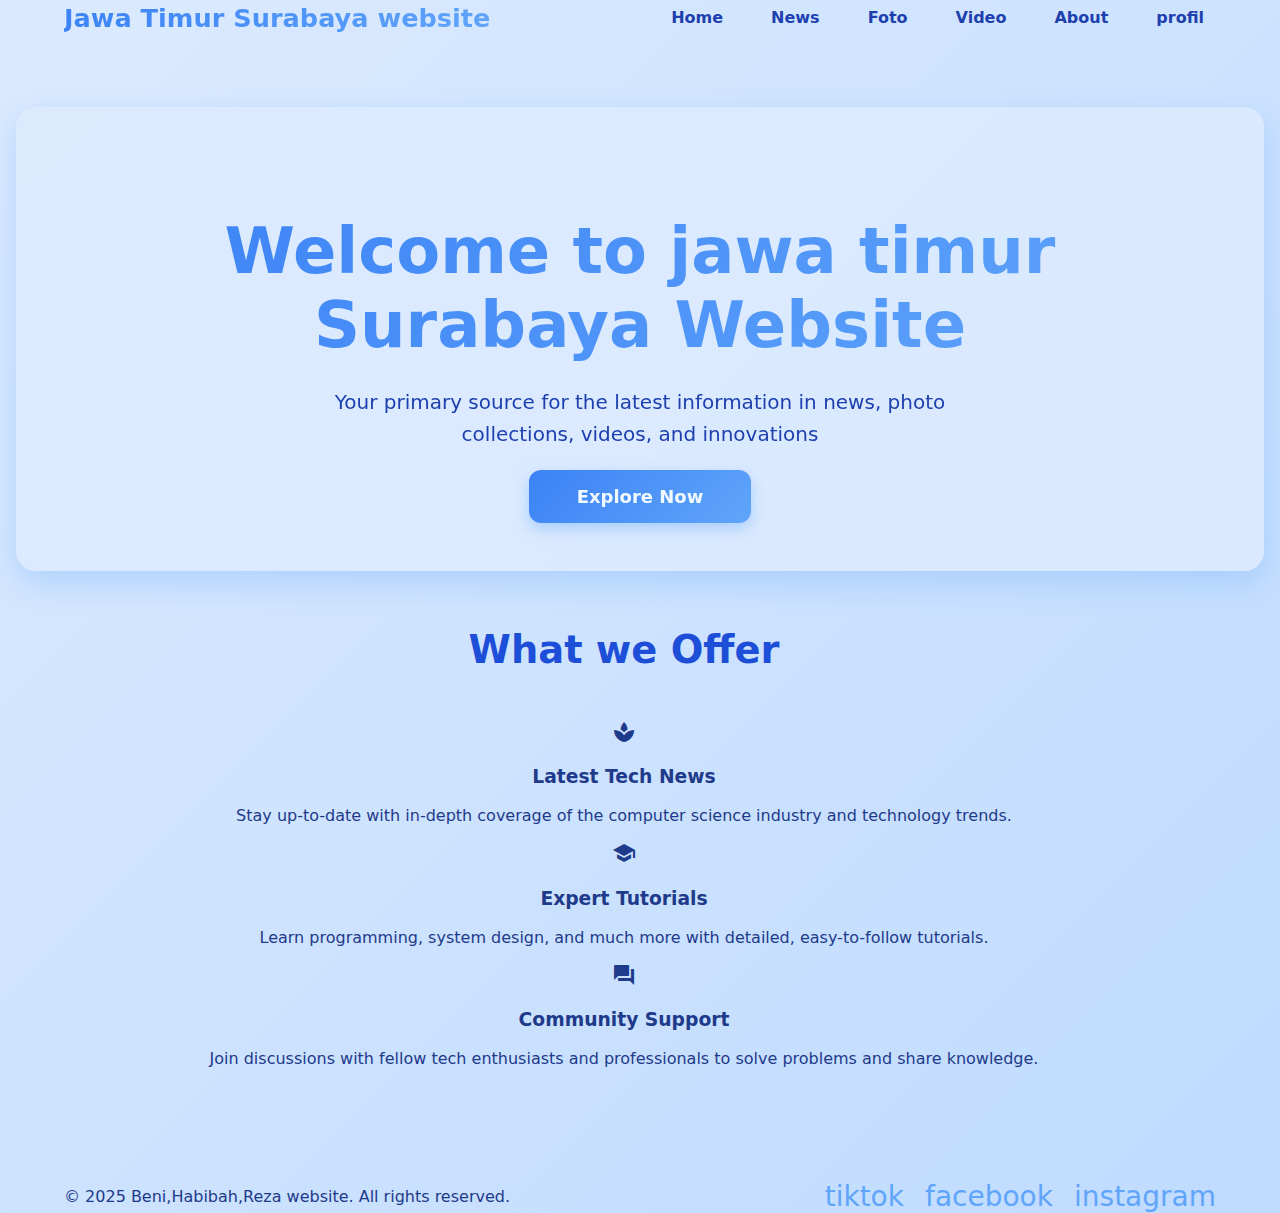
<file: index.html>
<!DOCTYPE html>
<html>
<head>
    <title>Im@Website - Home</title>
    <link href="https://fonts.googleapis.com/icon?family=Material+Icons" rel="stylesheet" />
    <link rel="stylesheet" href="index.css" />
</head>
<body>
    <header class="banner class=header">
        <div class="container header-container">
            <a href="index.html" class="brand" aria-label="Ima homepage">Jawa Timur Surabaya website</a>
            <nav role="navigation" aria-label="Primary navigation" class="nav">
                <a href="index.html" class="nav-link" tabindex="0">Home</a>
                <a href="news.html" class="nav-link" tabindex="0">News</a>
                <a href="foto.html" class="nav-link" tabindex="0">Foto</a>
                <a href="video.html" class="nav-link" tabindex="0">Video</a>
                <a href="about.html" class="nav-link" tabindex="0">About</a>
                <a href="profil.html" class="nav-link" tabindex="0">profil</a>
            </nav>
        </div> 
    </header>

    <main class="main-content">
        <section class="hero">
            <div class="container hero-content">
                <h1>Welcome to jawa timur Surabaya Website</h1>
                <p>Your primary source for the latest information in news, photo collections, videos, and innovations</p>
                <a href="#" class="btn-primary" role="button">Explore Now</a>
            </div>
        </section>

        <section class="features container">
            <h2 class="section-title">What we Offer</h2>
            <div class="features-grid">
                <article class="feature-card" tabindex="0">
                    <span class="material-icons feature-icon" aria-hidden="true">newspaper</span>
                    <h3>Latest Tech News</h3>
                    <p>Stay up-to-date with in-depth coverage of the computer science industry and technology trends.</p>
                </article>

                <article class="feature-card" tabindex="0">
                    <span class="material-icons feature-icon" aria-hidden="true">school</span>
                    <h3>Expert Tutorials</h3>
                    <p>Learn programming, system design, and much more with detailed, easy-to-follow tutorials.</p>
                </article>

                <article class="feature-card" tabindex="0">
                    <span class="material-icons feature-icon" aria-hidden="true">forum</span>
                    <h3>Community Support</h3>
                    <p>Join discussions with fellow tech enthusiasts and professionals to solve problems and share knowledge.</p>
                </article>
            </div>
        </section>
    </main>

    <footer class="footer" role="contentinfo">
        <div class="container footer-content">
            <p>&copy; 2025 Beni,Habibah,Reza website. All rights reserved.</p>
            <nav aria-label="Social media">
                <a href="#" class="social-link" aria-label="Visit Ima Tiktok"><span class="material-icons-outlined">tiktok</span></a>
                <a href="#" class="social-link" aria-label="Visit Ima Facebook"><span class="material-icons-outlined">facebook</span></a>
                <a href="#" class="social-link" aria-label="Visit Ima Instagram"><span class="material-icons-outlined">instagram</span></a>
            </nav>
        </div>
    </footer>

</body>
</html>
</file>
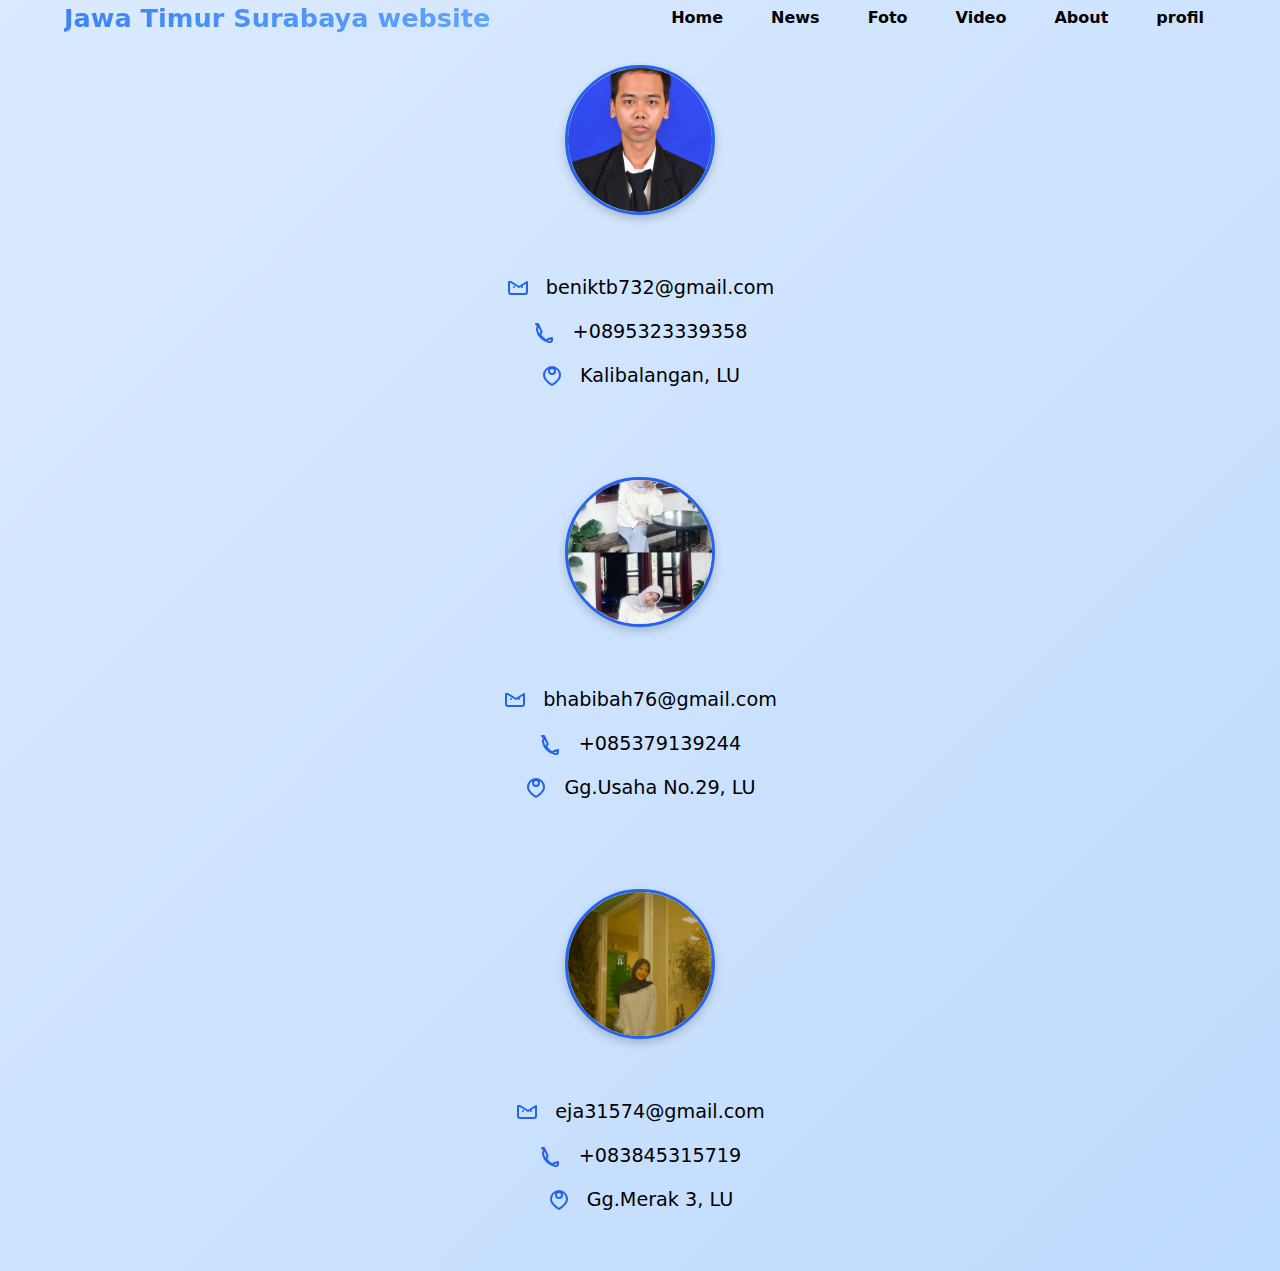
<file: about.html>
<!DOCTYPE html>
<html>
<head>
    <title>Profil Team</title>
    <link rel="stylesheet" type="text/css" href="about.css" />
</head>
<body>
     <header class="banner class=header">
        <div class="container header-container">
            <a href="index.html" class="brand" aria-label="Ima homepage">Jawa Timur Surabaya website</a>
            <nav role="navigation" aria-label="Primary navigation" class="nav">
                <a href="index.html" class="nav-link" tabindex="0">Home</a>
                <a href="news.html" class="nav-link" tabindex="0">News</a>
                <a href="foto.html" class="nav-link" tabindex="0">Foto</a>
                <a href="video.html" class="nav-link" tabindex="0">Video</a>
                <a href="about.html" class="nav-link" tabindex="0">About</a>
                <a href="profil.html" class="nav-link" tabindex="0">profil</a>
            </nav>
        </div> 
    </header>

      <div class="foto-container">
  <img src="beni.png" alt="Foto Profil" class="foto-profil">
</div>

    <section class="contact-info" aria-label="Contact Information">
      <div class="contact-item" title="Email Address">
        <svg xmlns="http://www.w3.org/2000/svg" fill="none" viewBox="0 0 24 24" stroke="currentColor" aria-hidden="true">
        <path stroke-linejoin="round" stroke-linecap="round" stroke-width="2" d="M16 12h.01M8 12h.01M3 7v10a2 2 0 002 2h14a2 2 0 002-2V7l-8 5-8-5z"/></svg>
        <span>beniktb732@gmail.com</span>
      </div>
      <div class="contact-item" title="Phone Number">
        <svg xmlns="http://www.w3.org/2000/svg" fill="none" stroke="currentColor" viewBox="0 0 24 24" aria-hidden="true">
        <path stroke-linejoin="round" stroke-linecap="round" stroke-width="2" d="M3 5h2l3.6 7.59a1 1 0 01-.26 1.11l-1.42 1.42a16.03 16.03 0 006.52 6.52l1.42-1.42a1 1 0 011.11-.26L19 19v2a2 2 0 01-2 2h-1a15 15 0 01-12-12v-1a2 2 0 012-2z"/></svg>
        <span>+0895323339358</span>
      </div>
      <div class="contact-item" title="Location">
        <svg xmlns="http://www.w3.org/2000/svg" fill="none" stroke="currentColor" viewBox="0 0 24 24" aria-hidden="true"><path stroke-linejoin="round" stroke-linecap="round" stroke-width="2" d="M12 11c1.656 0 3-1.344 3-3s-1.344-3-3-3-3 1.344-3 3 1.344 3 3 3zM12 22s8-4.5 8-10A8 8 0 004 12c0 5.5 8 10 8 10z"/></svg>
        <span>Kalibalangan, LU</span>
      </div>
    </section>

    <div class="foto-container">
  <img src="habibah.jpeg" alt="Foto Profil" class="foto-profil">
</div>

    <section class="contact-info" aria-label="Contact Information">
      <div class="contact-item" title="Email Address">
        <svg xmlns="http://www.w3.org/2000/svg" fill="none" viewBox="0 0 24 24" stroke="currentColor" aria-hidden="true">
        <path stroke-linejoin="round" stroke-linecap="round" stroke-width="2" d="M16 12h.01M8 12h.01M3 7v10a2 2 0 002 2h14a2 2 0 002-2V7l-8 5-8-5z"/></svg>
        <span>bhabibah76@gmail.com</span>
      </div>
      <div class="contact-item" title="Phone Number">
        <svg xmlns="http://www.w3.org/2000/svg" fill="none" stroke="currentColor" viewBox="0 0 24 24" aria-hidden="true">
        <path stroke-linejoin="round" stroke-linecap="round" stroke-width="2" d="M3 5h2l3.6 7.59a1 1 0 01-.26 1.11l-1.42 1.42a16.03 16.03 0 006.52 6.52l1.42-1.42a1 1 0 011.11-.26L19 19v2a2 2 0 01-2 2h-1a15 15 0 01-12-12v-1a2 2 0 012-2z"/></svg>
        <span>+085379139244</span>
      </div>
      <div class="contact-item" title="Location">
        <svg xmlns="http://www.w3.org/2000/svg" fill="none" stroke="currentColor" viewBox="0 0 24 24" aria-hidden="true"><path stroke-linejoin="round" stroke-linecap="round" stroke-width="2" d="M12 11c1.656 0 3-1.344 3-3s-1.344-3-3-3-3 1.344-3 3 1.344 3 3 3zM12 22s8-4.5 8-10A8 8 0 004 12c0 5.5 8 10 8 10z"/></svg>
        <span>Gg.Usaha No.29, LU</span>
      </div>
    </section>

<div class="foto-container">
  <img src="reza.jpeg" alt="Foto Profil" class="foto-profil">
</div>

    <section class="contact-info" aria-label="Contact Information">
      <div class="contact-item" title="Email Address">
        <svg xmlns="http://www.w3.org/2000/svg" fill="none" viewBox="0 0 24 24" stroke="currentColor" aria-hidden="true">
        <path stroke-linejoin="round" stroke-linecap="round" stroke-width="2" d="M16 12h.01M8 12h.01M3 7v10a2 2 0 002 2h14a2 2 0 002-2V7l-8 5-8-5z"/></svg>
        <span>eja31574@gmail.com</span>
      </div>
      <div class="contact-item" title="Phone Number">
        <svg xmlns="http://www.w3.org/2000/svg" fill="none" stroke="currentColor" viewBox="0 0 24 24" aria-hidden="true">
        <path stroke-linejoin="round" stroke-linecap="round" stroke-width="2" d="M3 5h2l3.6 7.59a1 1 0 01-.26 1.11l-1.42 1.42a16.03 16.03 0 006.52 6.52l1.42-1.42a1 1 0 011.11-.26L19 19v2a2 2 0 01-2 2h-1a15 15 0 01-12-12v-1a2 2 0 012-2z"/></svg>
        <span>+083845315719</span>
      </div>
      <div class="contact-item" title="Location">
        <svg xmlns="http://www.w3.org/2000/svg" fill="none" stroke="currentColor" viewBox="0 0 24 24" aria-hidden="true"><path stroke-linejoin="round" stroke-linecap="round" stroke-width="2" d="M12 11c1.656 0 3-1.344 3-3s-1.344-3-3-3-3 1.344-3 3 1.344 3 3 3zM12 22s8-4.5 8-10A8 8 0 004 12c0 5.5 8 10 8 10z"/></svg>
        <span>Gg.Merak 3, LU</span>
      </div>
    </section>

</body>
</html>
</file>
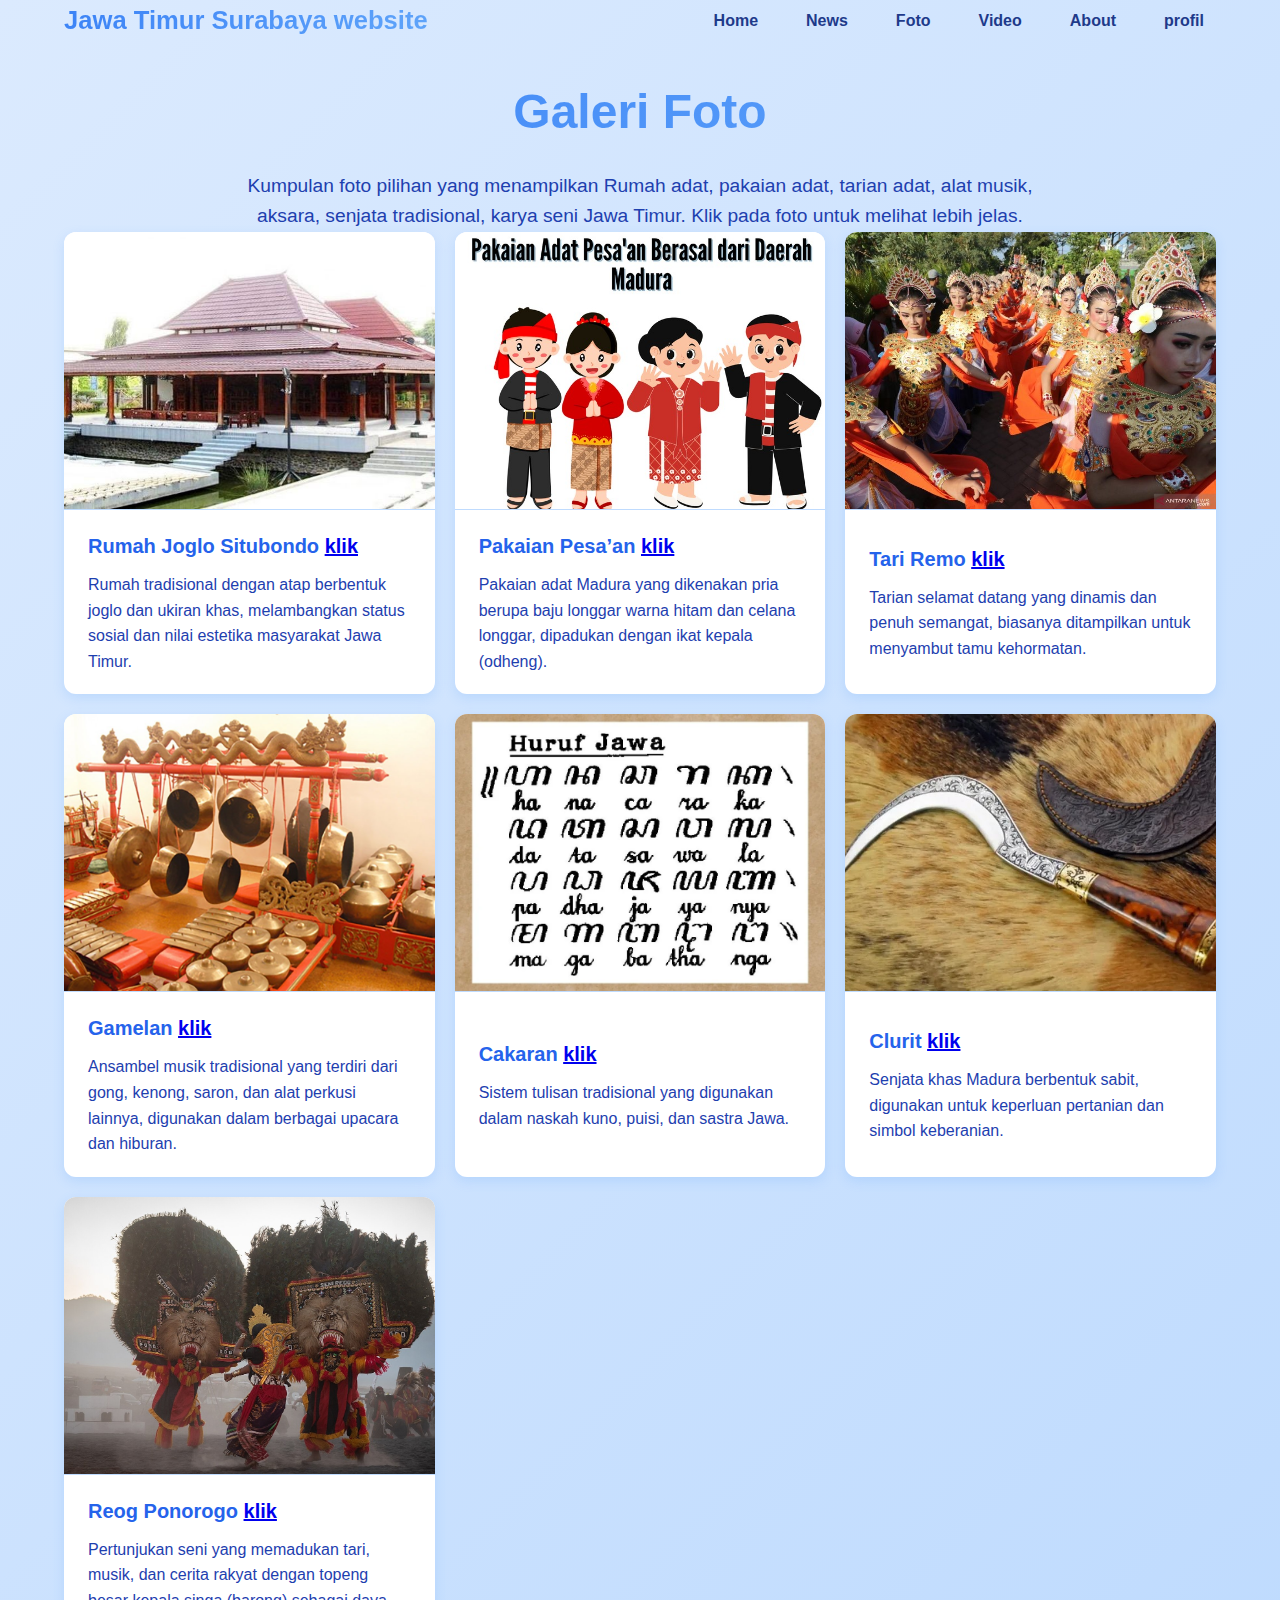
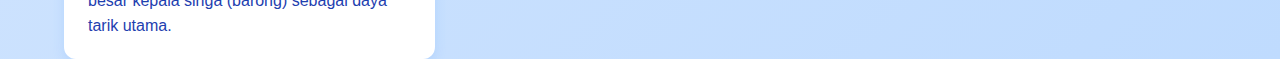
<file: foto.html>
<!DOCTYPE html>
<html lang="id">
<head>
    <meta charset="UTF-8">
    <meta name="viewport" content="width=device-width, initial-scale=1.0">
    <title>Galeri Foto</title>
    <link rel="stylesheet" type="text/css" href="foto.css" />
</head>
<body>
     <header class="banner class=header">
        <div class="container header-container">
            <a href="index.html" class="brand" aria-label="Ima homepage">Jawa Timur Surabaya website</a>
            <nav role="navigation" aria-label="Primary navigation" class="nav">
                <a href="index.html" class="nav-link" tabindex="0">Home</a>
                <a href="news.html" class="nav-link" tabindex="0">News</a>
                <a href="foto.html" class="nav-link" tabindex="0">Foto</a>
                <a href="video.html" class="nav-link" tabindex="0">Video</a>
                <a href="about.html" class="nav-link" tabindex="0">About</a>
                <a href="profil.html" class="nav-link" tabindex="0">profil</a>
            </nav>
        </div> 
    </header>
    <main class="container" role="main" aria-label="Galeri Foto">
        <h1>Galeri Foto</h1>
        <p class="description">
            Kumpulan foto pilihan yang menampilkan Rumah adat, pakaian adat, tarian adat, alat musik, aksara, senjata tradisional, karya seni Jawa Timur.
            Klik pada foto untuk melihat lebih jelas.
        </p>

        <section class="gallery-grid">
            <article class="card" tabindex="0" aria-label="Rumah Adat">
                <img src="joglo.jpeg" alt="Rumah Joglo Situbondo" loading="lazy" />
                <div class="card-body">
                    <h2 class="card-title">Rumah Joglo Situbondo <a href="foto/rumah-joglo-jpeg.webp">klik</a></h2>
                    <p class="card-desc">Rumah tradisional dengan atap berbentuk joglo dan ukiran khas, melambangkan status sosial dan nilai estetika masyarakat Jawa Timur.</p>
                </div>
            </article>

            <article class="card" tabindex="0" aria-label="Pakaian Adat">
                <img src="pakaian adat.jpeg" alt="Pakaian Pesa’an" loading="lazy" />
                <div class="card-body">
                    <h2 class="card-title">Pakaian Pesa’an <a href="foto/pakaian adat.png">klik</a></h2>
                    <p class="card-desc">Pakaian adat Madura yang dikenakan pria berupa baju longgar warna hitam dan celana longgar, dipadukan dengan ikat kepala (odheng).</p>
                </div>
            </article>

            <article class="card" tabindex="0" aria-label="Tarian Adat">
                <img src="tari.jpeg" alt="Tari Remo" loading="lazy" />
                <div class="card-body">
                    <h2 class="card-title">Tari Remo <a href="foto/tari-remo.jpg">klik</a></h2>
                    <p class="card-desc">Tarian selamat datang yang dinamis dan penuh semangat, biasanya ditampilkan untuk menyambut tamu kehormatan.</p>
                </div>
            </article>

            <article class="card" tabindex="0" aria-label="Alat Musik Tradisional">
                <img src="gamelan.jpeg" alt="Gamelan" loading="lazy" />
                <div class="card-body">
                    <h2 class="card-title">Gamelan <a href="foto/gamelan.jpg">klik</a></h2>
                    <p class="card-desc">Ansambel musik tradisional yang terdiri dari gong, kenong, saron, dan alat perkusi lainnya, digunakan dalam berbagai upacara dan hiburan.</p>
                </div>
            </article>

            <article class="card" tabindex="0" aria-label="Aksara Tradisional">
                <img src="aksara.jpeg" alt="Cakaran" loading="lazy" />
                <div class="card-body">
                    <h2 class="card-title">Cakaran <a href="foto/Cakaran-Akasara-Jawa.webp">klik</a></h2>
                    <p class="card-desc">Sistem tulisan tradisional yang digunakan dalam naskah kuno, puisi, dan sastra Jawa.</p>
                </div>
            </article>

            <article class="card" tabindex="0" aria-label="Senjata Tradisional">
                <img src="senjata tradisional.jpeg" alt="Clurit" loading="lazy" />
                <div class="card-body">
                    <h2 class="card-title">Clurit <a href="foto/Celurit-jawa-timur.webp">klik</a></h2>
                    <p class="card-desc">Senjata khas Madura berbentuk sabit, digunakan untuk keperluan pertanian dan simbol keberanian.</p>
                </div>
            </article>

            <article class="card" tabindex="0" aria-label="Karya Seni">
                <img src="reog ponorogo.jpeg" alt="Reog Ponorogo" loading="lazy" />
                <div class="card-body">
                    <h2 class="card-title">Reog Ponorogo <a href="foto/Reog_ponorogo.jpg">klik</a></h2>
                    <p class="card-desc">Pertunjukan seni yang memadukan tari, musik, dan cerita rakyat dengan topeng besar kepala singa (barong) sebagai daya tarik utama.</p>
                </div>
            </article>
        </section>
    </main>

</body>
</html>
</file>
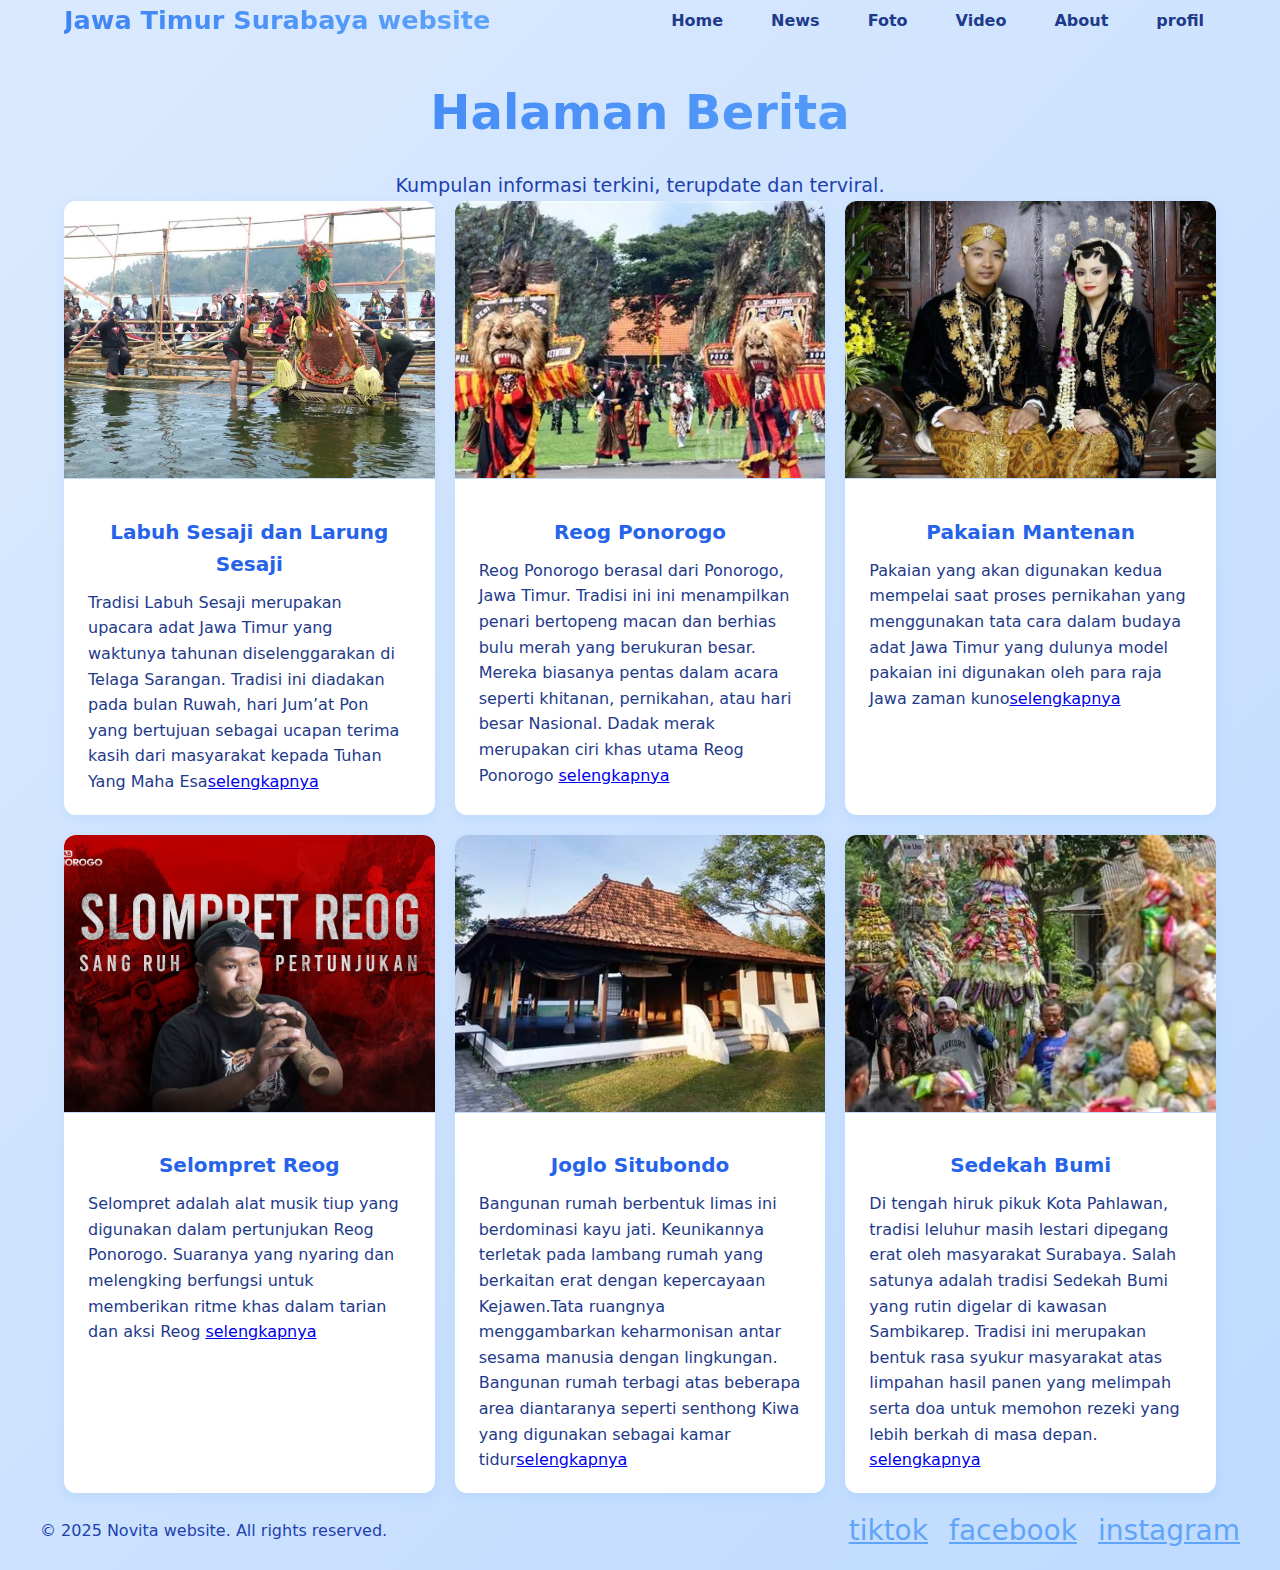
<file: news.html>
<!DOCTYPE html>
<html>
<head>
    <title>Halaman Berita</title>
    <link rel="stylesheet" type="text/css" href="news.css" />
</head>
<body>
    <header class="banner class=header">
        <div class="container header-container">
            <a href="index.html" class="brand" aria-label="Ima homepage">Jawa Timur Surabaya website</a>
            <nav role="navigation" aria-label="Primary navigation" class="nav">
                <a href="index.html" class="nav-link" tabindex="0">Home</a>
                <a href="news.html" class="nav-link" tabindex="0">News</a>
                <a href="foto.html" class="nav-link" tabindex="0">Foto</a>
                <a href="video.html" class="nav-link" tabindex="0">Video</a>
                <a href="about.html" class="nav-link" tabindex="0">About</a>
                <a href="profil.html" class="nav-link" tabindex="0">profil</a>
            </nav>
        </div> 
    </header>

<main class="container" role="main" aria-label="Galeri Foto">
    <h1>Halaman Berita</h1>
    <p class="description">Kumpulan informasi terkini, terupdate dan terviral.</p>
    
    <section class="gallery-grid">
        <article class="card" tabindex="0" aria-label="Labuh Sesaji dan Larung Sesaji
">
            <img src="larung sesaji.jpg" alt="Labuh Sesaji dan Larung Sesaji" loading="lazy" />
            <div class="card-body">
                <h2 class="card-title">Labuh Sesaji dan Larung Sesaji</h2>
                <p class="card-desc">Tradisi Labuh Sesaji merupakan upacara adat Jawa Timur yang waktunya tahunan diselenggarakan di Telaga Sarangan. Tradisi ini diadakan pada bulan Ruwah, hari Jum’at Pon yang bertujuan sebagai ucapan terima kasih dari masyarakat kepada Tuhan Yang Maha Esa<a href="https://www.ragamjatim.id/2025/03/labuh-laut-dan-larung-sesaji-eksotisme.html">selengkapnya</a></p>
            </div>
        </article>

        <article class="card" tabindex="0" aria-label="Reog Ponorogo">
            <img src="reog.jpeg" alt="Reog Ponorogo" loading="lazy" />
            <div class="card-body">
             <h2 class="card-title">Reog Ponorogo</h2>
                <p class="card-desc">Reog Ponorogo berasal dari Ponorogo, Jawa Timur. Tradisi ini ini menampilkan penari bertopeng macan dan berhias bulu merah yang berukuran besar. Mereka biasanya pentas dalam acara seperti khitanan, pernikahan, atau hari besar Nasional. Dadak merak merupakan ciri khas utama Reog Ponorogo
                    <a href="https://www.traveloka.com/id-id/explore/destination/tradisi-jawa-timur-acc/386150">selengkapnya</a></p>
            </div>
        </article>
        
        <article class="card" tabindex="0" aria-label="">
            <img src="mantenan.jpeg" alt="Pakaian Mantenan" loading="lazy" />
            <div class="card-body">
                <h2 class="card-title">Pakaian Mantenan</h2>
                <p class="card-desc">Pakaian yang akan digunakan kedua mempelai saat proses pernikahan yang menggunakan tata cara dalam budaya adat Jawa Timur yang dulunya model pakaian ini digunakan oleh para raja Jawa zaman kuno<a href="https://www.selasar.com/pakaian-adat/jawa-timur/#google_vignette">selengkapnya</a></p>
            </div>
        </article>

        <article class="card" tabindex="0" aria-label="">
            <img src="selompret.jpeg" alt="Selompret Reog" loading="lazy" />
            <div class="card-body">
                <h2 class="card-title">Selompret Reog</h2>
                <p class="card-desc">Selompret adalah alat musik tiup yang digunakan dalam pertunjukan Reog Ponorogo. Suaranya yang nyaring dan melengking berfungsi untuk memberikan ritme khas dalam tarian dan aksi Reog
                     <a href="https://beritajatim.com/wajib-tahu-8-alat-musik-tradisional-jawa-timur-mulai-selompret-hingga-tong-tong">selengkapnya</a></p>
            </div>
        </article>

        <article class="card" tabindex="0" aria-label="">
            <img src="rumah joglo.jpeg" alt="Joglo Situbondo" loading="lazy" />
            <div class="card-body">
                <h2 class="card-title">Joglo Situbondo</h2>
                <p class="card-desc">Bangunan rumah berbentuk limas ini berdominasi kayu jati. Keunikannya terletak pada lambang rumah yang berkaitan erat dengan kepercayaan Kejawen.Tata ruangnya menggambarkan keharmonisan antar sesama manusia dengan lingkungan. Bangunan rumah terbagi atas beberapa area diantaranya seperti senthong Kiwa yang digunakan sebagai kamar tidur<a href="https://rumahadatindonesia.com/rumah-adat-jawa-timur/">selengkapnya</a></p>
            </div>
        </article>

        <article class="card" tabindex="0" aria-label="">
            <img src="sedekah bumi.jpeg" alt="Sedekah Bumi" loading="lazy" />
            <div class="card-body">
                <h2 class="card-title">Sedekah Bumi</h2>
                <p class="card-desc">Di tengah hiruk pikuk Kota Pahlawan, tradisi leluhur masih lestari dipegang erat oleh masyarakat Surabaya. Salah satunya adalah tradisi Sedekah Bumi yang rutin digelar di kawasan Sambikarep. Tradisi ini merupakan bentuk rasa syukur masyarakat atas limpahan hasil panen yang melimpah serta doa untuk memohon rezeki yang lebih berkah di masa depan.
<a href="https://www.detik.com/jatim/budaya/d-7367657/tradisi-unik-kota-surabaya-sebagian-mulai-pudar">selengkapnya</a></p>
            </div>
        </article>
        </section>
</main>
<footer class="footer" role="contentinfo">
        <div class="container footer-content">
            <p>&copy; 2025 Novita website. All rights reserved.</p>
            <nav aria-label="Social media">
                <a href="#" class="social-link" aria-label="Visit Ima Tiktok"><span class="material-icons-outlined">tiktok</span></a>
                <a href="#" class="social-link" aria-label="Visit Ima Facebook"><span class="material-icons-outlined">facebook</span></a>
                <a href="#" class="social-link" aria-label="Visit Ima Instagram"><span class="material-icons-outlined">instagram</span></a>
            </nav>
        </div>
    </footer>
</body>
</html>
</file>
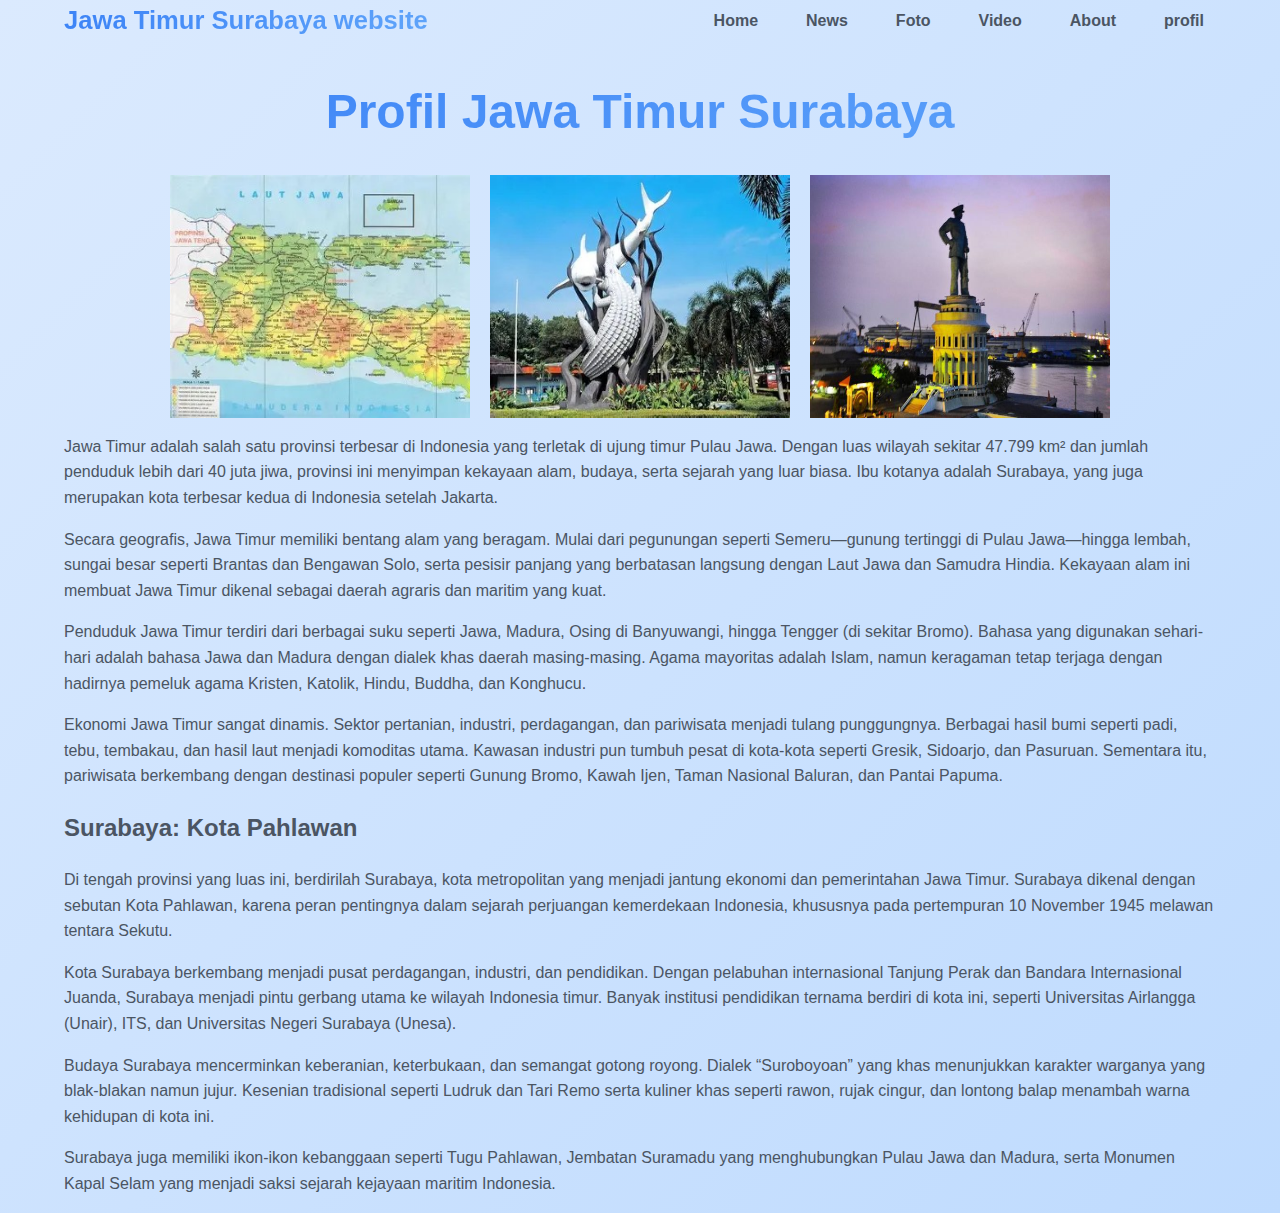
<file: profil.html>
<!DOCTYPE html>
<html lang="id">
<head>
   <header class="banner class=header">
        <div class="container header-container">
            <a href="index.html" class="brand" aria-label="Ima homepage">Jawa Timur Surabaya website</a>
            <nav role="navigation" aria-label="Primary navigation" class="nav">
                <a href="index.html" class="nav-link" tabindex="0">Home</a>
                <a href="news.html" class="nav-link" tabindex="0">News</a>
                <a href="foto.html" class="nav-link" tabindex="0">Foto</a>
                <a href="video.html" class="nav-link" tabindex="0">Video</a>
                <a href="about.html" class="nav-link" tabindex="0">About</a>
                <a href="profil.html" class="nav-link" tabindex="0">profil</a>
            </nav>
        </div> 
    </header>
  <meta charset="UTF-8">
  <title>Profil Jawa Timur Surabaya</title>
  <link rel="stylesheet" href="profil.css">
</head>
<body>
  <div class="container">
    <h1>Profil Jawa Timur Surabaya</h1>

    <div class="image-section">
      <img src="peta.jpeg" alt="Peta Jawa Timur">
      <img src="surabaya.jpeg" alt="Lambang Surabaya">
      <img src="Monumen-Jalesveva-Jayamahe.jpg" alt="monumen surabaya">
    </div>

    <p>
      Jawa Timur adalah salah satu provinsi terbesar di Indonesia yang terletak di ujung timur Pulau Jawa.
      Dengan luas wilayah sekitar 47.799 km² dan jumlah penduduk lebih dari 40 juta jiwa, provinsi ini menyimpan
      kekayaan alam, budaya, serta sejarah yang luar biasa. Ibu kotanya adalah Surabaya, yang juga merupakan kota
      terbesar kedua di Indonesia setelah Jakarta.
    </p>

    <p>
      Secara geografis, Jawa Timur memiliki bentang alam yang beragam. Mulai dari pegunungan seperti Semeru—gunung
      tertinggi di Pulau Jawa—hingga lembah, sungai besar seperti Brantas dan Bengawan Solo, serta pesisir panjang
      yang berbatasan langsung dengan Laut Jawa dan Samudra Hindia. Kekayaan alam ini membuat Jawa Timur dikenal
      sebagai daerah agraris dan maritim yang kuat.
    </p>

    <p>
      Penduduk Jawa Timur terdiri dari berbagai suku seperti Jawa, Madura, Osing di Banyuwangi, hingga Tengger
      (di sekitar Bromo). Bahasa yang digunakan sehari-hari adalah bahasa Jawa dan Madura dengan dialek khas daerah
      masing-masing. Agama mayoritas adalah Islam, namun keragaman tetap terjaga dengan hadirnya pemeluk agama
      Kristen, Katolik, Hindu, Buddha, dan Konghucu.
    </p>

    <p>
      Ekonomi Jawa Timur sangat dinamis. Sektor pertanian, industri, perdagangan, dan pariwisata menjadi tulang
      punggungnya. Berbagai hasil bumi seperti padi, tebu, tembakau, dan hasil laut menjadi komoditas utama.
      Kawasan industri pun tumbuh pesat di kota-kota seperti Gresik, Sidoarjo, dan Pasuruan. Sementara itu,
      pariwisata berkembang dengan destinasi populer seperti Gunung Bromo, Kawah Ijen, Taman Nasional Baluran,
      dan Pantai Papuma.
    </p>

    <h2>Surabaya: Kota Pahlawan</h2>

    <p>
      Di tengah provinsi yang luas ini, berdirilah Surabaya, kota metropolitan yang menjadi jantung ekonomi dan
      pemerintahan Jawa Timur. Surabaya dikenal dengan sebutan Kota Pahlawan, karena peran pentingnya dalam
      sejarah perjuangan kemerdekaan Indonesia, khususnya pada pertempuran 10 November 1945 melawan tentara Sekutu.
    </p>

    <p>
      Kota Surabaya berkembang menjadi pusat perdagangan, industri, dan pendidikan. Dengan pelabuhan internasional
      Tanjung Perak dan Bandara Internasional Juanda, Surabaya menjadi pintu gerbang utama ke wilayah Indonesia timur.
      Banyak institusi pendidikan ternama berdiri di kota ini, seperti Universitas Airlangga (Unair), ITS,
      dan Universitas Negeri Surabaya (Unesa).
    </p>

    <p>
      Budaya Surabaya mencerminkan keberanian, keterbukaan, dan semangat gotong royong. Dialek “Suroboyoan” yang khas
      menunjukkan karakter warganya yang blak-blakan namun jujur. Kesenian tradisional seperti Ludruk dan Tari Remo
      serta kuliner khas seperti rawon, rujak cingur, dan lontong balap menambah warna kehidupan di kota ini.
    </p>

    <p>
      Surabaya juga memiliki ikon-ikon kebanggaan seperti Tugu Pahlawan, Jembatan Suramadu yang menghubungkan Pulau Jawa
      dan Madura, serta Monumen Kapal Selam yang menjadi saksi sejarah kejayaan maritim Indonesia.
    </p>
  </div>
</body>
</html>
</file>
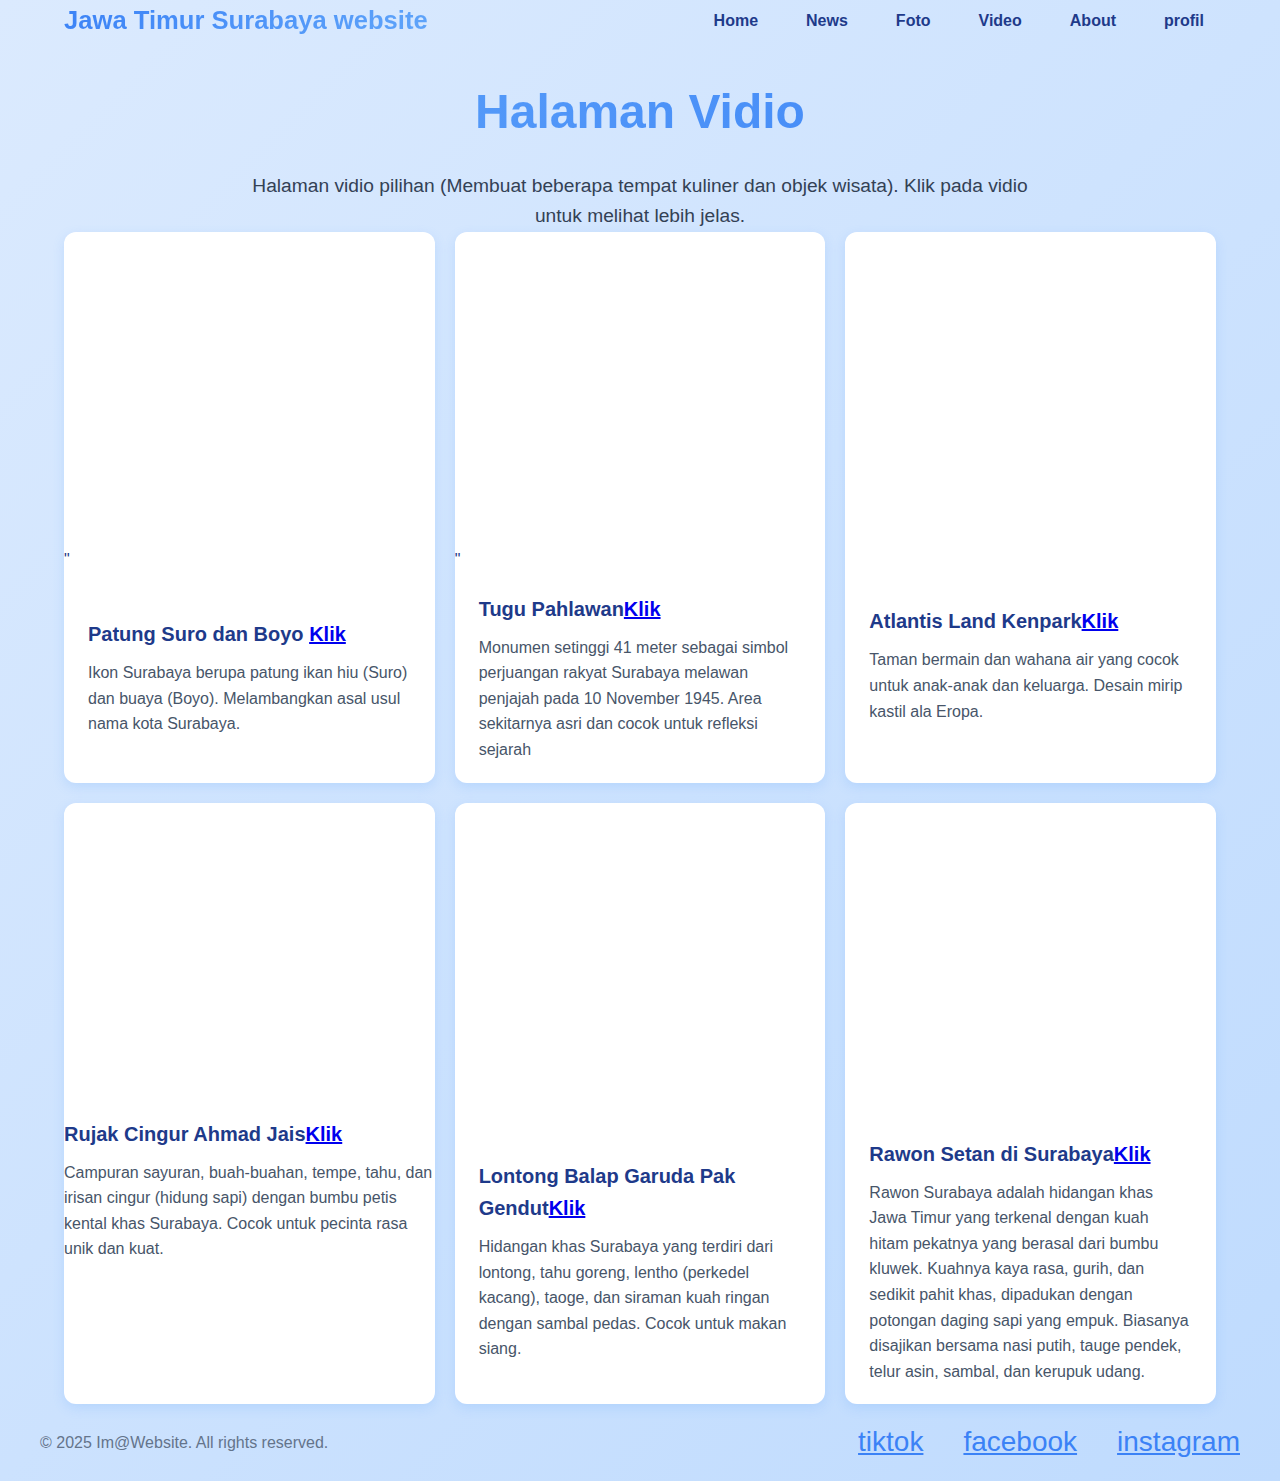
<file: video.html>
<!DOCTYPE html>
<html>
<head>
    <title>Halaman Vidio</title>
    <link rel="stylesheet" type="text/css" href="video.css" />
</head>
<body>
    <header class="banner class=header">
        <div class="container header-container">
            <a href="index.html" class="brand" aria-label="Ima homepage">Jawa Timur Surabaya website</a>
            <nav role="navigation" aria-label="Primary navigation" class="nav">
                <a href="index.html" class="nav-link" tabindex="0">Home</a>
                <a href="news.html" class="nav-link" tabindex="0">News</a>
                <a href="foto.html" class="nav-link" tabindex="0">Foto</a>
                <a href="video.html" class="nav-link" tabindex="0">Video</a>
                <a href="about.html" class="nav-link" tabindex="0">About</a>
                <a href="profil.html" class="nav-link" tabindex="0">profil</a>
            </nav>
        </div> 
    </header>
<main class="container" role="main" aria-label="Halaman Vidio">
    <h1>Halaman Vidio</h1>

    <p class="description">Halaman vidio pilihan (Membuat beberapa tempat kuliner dan objek wisata). Klik pada vidio untuk melihat lebih jelas.</p>
    <section class="gallery-grid">
        <article class="card" tabindex="0" aria-label="Patung Suro dan Boyo">
            <iframe width="560" height="315" height="315" src="https://www.youtube.com/embed/H8PY3LQEvFM" title="YouTube video player" frameborder="0" allow="accelerometer; autoplay; clipboard-write; encrypted-media; gyroscope; picture-in-picture; web-share" referrerpolicy="strict-origin-when-cross-origin" allowfullscreen></iframe>"
            <div class="card-body">
                <h2 class="card-title">Patung Suro dan Boyo <a href="https://youtu.be/H8PY3LQEvFM?si=NKIDfyAwCHLis0cZ">Klik</a></h2>
                <p class="card-desc">Ikon Surabaya berupa patung ikan hiu (Suro) dan buaya (Boyo). Melambangkan asal usul nama kota Surabaya.</p>
            </div>
        </article>

        <article class="card" tabindex="0" aria-label="Tugu Pahlawan">
            <iframe width="560" height="315" height="315" src="https://www.youtube.com/embed/OP8tzuDhSpk" title="YouTube video player" frameborder="0" allow="accelerometer; autoplay; clipboard-write; encrypted-media; gyroscope; picture-in-picture; web-share" referrerpolicy="strict-origin-when-cross-origin" allowfullscreen></iframe>"
            <div class="card-body">
                <h2 class="card-title">Tugu Pahlawan<a href="https://youtu.be/OP8tzuDhSpk?si=fy3M9j54gDK99elz">Klik</a></h2>
                <p class="card-desc">Monumen setinggi 41 meter sebagai simbol perjuangan rakyat Surabaya melawan penjajah pada 10 November 1945. Area sekitarnya asri dan cocok untuk refleksi sejarah</p>
            </div>
        </article>

        <article class="card" tabindex="0" aria-label="Atlantis Land Kenpark">
            <iframe width="560" height="315" src="https://www.youtube.com/embed/CCVwzzOLaWc" frameborder="0" allowfullscreen></iframe>
            <div class="card-body">
                <h2 class="card-title">Atlantis Land Kenpark<a href="https://youtu.be/CCVwzzOLaWc?si=gcDynzMoAsZ1ZLfM">Klik</a></h2>
                <p class="card-desc">Taman bermain dan wahana air yang cocok untuk anak-anak dan keluarga. Desain mirip kastil ala Eropa.</p>
            </div>
        </article>

        <article class="card" tabindex="0" aria-label="rujak cingur">
           <iframe width="560" height="315" src="https://www.youtube.com/embed/6rk8tMNGoSA" frameborder="0" allowfullscreen></iframe>
                <h2 class="card-title">Rujak Cingur Ahmad Jais<a href="https://youtu.be/6rk8tMNGoSA?si=reudFnVVQTud3syB">Klik</a></h2>
                <p class="card-desc">Campuran sayuran, buah-buahan, tempe, tahu, dan irisan cingur (hidung sapi) dengan bumbu petis kental khas Surabaya. Cocok untuk pecinta rasa unik dan kuat.</p>
            </div>
        </article>

        <article class="card" tabindex="0" aria-label="lontong balap garuda">
            <iframe width="560" height="315" src="https://www.youtube.com/embed/O6khgqgxRq0" frameborder="0" allowfullscreen></iframe>
            <div class="card-body">
                <h2 class="card-title">Lontong Balap Garuda Pak Gendut<a href="https://youtu.be/O6khgqgxRq0?si=g7yiY3PJZKpIdFh_">Klik</a></h2>
                <p class="card-desc">Hidangan khas Surabaya yang terdiri dari lontong, tahu goreng, lentho (perkedel kacang), taoge, dan siraman kuah ringan dengan sambal pedas. Cocok untuk makan siang.</p>
        </article>

        <article class="card" tabindex="0" aria-label="Rawon setan">
           <iframe width="560" height="315" src="https://www.youtube.com/embed/Vk7j329UQqY" frameborder="0" allowfullscreen></iframe>

            <div class="card-body">
                <h2 class="card-title">Rawon Setan di Surabaya<a href="https://youtu.be/Vk7j329UQqY?si=6-po1cs7yVba1AAU">Klik</a></h2>
                <p class="card-desc">Rawon Surabaya adalah hidangan khas Jawa Timur yang terkenal dengan kuah hitam pekatnya yang berasal dari bumbu kluwek. Kuahnya kaya rasa, gurih, dan sedikit pahit khas, dipadukan dengan potongan daging sapi yang empuk. Biasanya disajikan bersama nasi putih, tauge pendek, telur asin, sambal, dan kerupuk udang.</p>
            </div>
        </article>
    </section>
</main>
<footer class="footer" role="contentinfo">
    <div class="container footer-content">
      <p>&copy; 2025 Im@Website. All rights reserved.</p>
      <nav aria-label="social media">
        <a href="#" class="social-link" aria-label="Visit Ima Tiktok"><span class="material-icons-outlined">tiktok</span></a>
        <a href="#" class="social-link" aria-label="Visit Ima Facebook"><span class="material-icons-outlined">facebook</span></a>
        <a href="#" class="social-link" aria-label="Visit Ima Instagram"><span class="material-icons-outlined">instagram</span></a>
      </nav>
    </div>
  </footer>
</body>
</html>
</file>
<file: foto.css>
* {
  box-sizing: border-box;
}

body {
  margin: 0;
  font-family: 'Inter', 'Trebuchet MS', 'Lucida Sans Unicode', sans-serif;
  background: linear-gradient(135deg, #dbeafe 0%, #bfdbfe 100%);
  color: #1e3a8a;
  font-size: 16px;
  line-height: 1.6;
  -webkit-font-smoothing: antialiased;
  -moz-osx-font-smoothing: grayscale;
  -webkit-text-size-adjust: 100%;
}

.container {
  max-width: 1200px;
  margin: 0 auto;
  padding: 0 1.5em;
}

h1 {
  font-weight: 900;
  font-size: 3em;
  color: #2563eb;
  margin-bottom: 20px;
  text-align: center;
  background: linear-gradient(135deg, #3b82f6, #60a5fa);
  -webkit-background-clip: text;
  -webkit-text-fill-color: transparent;
}

p.description {
  max-width: 800px;
  margin: 0 auto;
  color: #1e40af;
  font-size: 1.2em;
  text-align: center;
  user-select: none;
}

.gallery-grid {
  display: grid;
  gap: 20px;
  grid-template-columns: repeat(auto-fit, minmax(280px, 1fr));
}

.card {
  background: #fff;
  border-radius: 12px;
  box-shadow: 0 4px 12px rgba(96, 165, 250, 0.2);
  overflow: hidden;
  display: flex;
  flex-direction: column;
  transition: transform 0.3s ease, box-shadow 0.3s ease;
  cursor: pointer;
}

.card:hover {
  transform: translateY(-5px);
  box-shadow: 0 10px 24px rgba(96, 165, 250, 0.3);
  outline: none;
}

.card img {
  width: 100%;
  aspect-ratio: 4 / 3;
  object-fit: cover;
  display: block;
  border-bottom: 1px solid #bfdbfe;
  user-select: none;
  transition: transform 0.3s ease;
}

.card:hover img,
.card:focus-within img {
  transform: scale(1.05);
}

.card-body {
  padding: 1.25em 1.5em;
  flex-grow: 1;
  display: flex;
  flex-direction: column;
  justify-content: center;
}

.card-title {
  font-weight: 700;
  font-size: 1.25em;
  color: #2563eb;
  margin: 0 0 0.5em 0;
  user-select: none;
}

.card-desc {
  font-size: 1em;
  color: #1e40af;
  margin: 0;
  user-select: none;
}

.header {
  position: sticky;
  top: 0;
  width: 100%;
  height: 64px;
  background: rgba(219, 234, 254, 0.2);
  backdrop-filter: blur(16px);
  -webkit-backdrop-filter: blur(16px);
  box-shadow: 0 2px 8px rgba(96, 165, 250, 0.15);
  display: flex;
  align-items: center;
  z-index: 1000;
  font-family: 'Inter', system-ui, sans-serif;
}

.header-container {
  max-width: 1200px;
  margin: 0 auto;
  padding: 0 24px;
  display: flex;
  justify-content: space-between;
  align-items: center;
}

.brand {
  font-weight: 900;
  font-size: clamp(1.5rem, 2vw, 2rem);
  background: linear-gradient(135deg, #3b82f6 0%, #60a5fa 100%);
  -webkit-background-clip: text;
  -webkit-text-fill-color: transparent;
  user-select: none;
  text-decoration: none; /* garis bawah dihilangkan */
}

nav {
  display: flex;
  gap: 24px;
}

.nav-link {
  font-weight: 600;
  font-size: 1rem;
  padding: 8px 12px;
  border-radius: 8px;
  color: #1e3a8a;
  transition: background 0.3s ease;
  text-decoration: none;
}

.nav-link:hover,
.nav-link:focus-visible {
  background: rgba(96, 165, 250, 0.2);
  outline: none;
}

.footer-content {
  display: flex;
  justify-content: space-between;
  align-items: center;
  width: 100%;
  max-width: 1200px;
  margin: 0 auto;
  gap: 24px;
  padding: 1rem 0;
}

.footer p {
  margin: 0;
  color: #1e40af;
}

.social-link {
  color: #60a5fa;
  font-size: 28px;
  margin-left: 16px;
  transition: color 0.3s ease;
}

.social-link:hover,
.social-link:focus-visible {
  color: #3b82f6;
  outline: none;
}

@media (max-width: 640px) {
  h1 {
    font-size: 2.5em;
  }

  p.description {
    font-size: 1.1em;
  }

  .brand {
    transform: translateX(-8px);
  }
}
</file>
<file: video.css>
* {
  box-sizing: border-box;
}

body {
  margin: 0;
  font-family: 'Inter', 'Trebuchet MS', 'Lucida Sans Unicode', sans-serif;
  background: linear-gradient(135deg, #dbeafe 0%, #bfdbfe 100%);
  color: #1e3a8a;
  font-size: 16px;
  line-height: 1.6;
  -webkit-font-smoothing: antialiased;
  -moz-osx-font-smoothing: grayscale;
  -webkit-text-size-adjust: 100%;
}

.container {
  max-width: 1200px;
  margin: 0 auto;
  padding: 0 1.5em;
}

h1 {
  font-weight: 900;
  font-size: 3em;
  margin-bottom: 20px;
  text-align: center;
  background: linear-gradient(135deg, #60a5fa, #3b82f6);
  -webkit-background-clip: text;
  -webkit-text-fill-color: transparent;
}

p.description {
  max-width: 800px;
  margin: 0 auto;
  color: #334155;
  font-size: 1.2em;
  text-align: center;
  user-select: none;
}

/* Gallery Grid */
.gallery-grid {
  display: grid;
  gap: 20px;
  grid-template-columns: repeat(auto-fit, minmax(280px, 1fr));
}

.card {
  background: #fff;
  border-radius: 12px;
  box-shadow: 0 4px 12px rgba(96, 165, 250, 0.2);
  overflow: hidden;
  display: flex;
  flex-direction: column;
  transition: transform 0.3s ease, box-shadow 0.3s ease;
  cursor: pointer;
}

.card:hover {
  transform: translateY(-5px);
  box-shadow: 0 10px 24px rgba(96, 165, 250, 0.3);
  outline: none;
}

.card img {
  width: 100%;
  aspect-ratio: 4 / 3;
  object-fit: cover;
  display: block;
  border-bottom: 1px solid #bfdbfe;
  user-select: none;
  transition: transform 0.3s ease;
}

.card:hover img,
.card:focus-within img {
  transform: scale(1.05);
}

.card-body {
  padding: 1.25em 1.5em;
  flex-grow: 1;
  display: flex;
  flex-direction: column;
  justify-content: center;
}

.card-title {
  font-weight: 700;
  font-size: 1.25em;
  color: #1e3a8a;
  margin: 0 0 0.5em 0;
  user-select: none;
}

.card-desc {
  font-size: 1em;
  color: #475569;
  margin: 0;
  user-select: none;
}

.header {
  position: sticky;
  top: 0;
  width: 100%;
  height: 64px;
  background: rgba(219, 234, 254, 0.2);
  backdrop-filter: blur(16px);
  -webkit-backdrop-filter: blur(16px);
  box-shadow: 0 2px 8px rgba(96, 165, 250, 0.15);
  display: flex;
  align-items: center;
  z-index: 1000;
}

.header-container {
  max-width: 1200px;
  margin: 0 auto;
  padding: 0 24px;
  display: flex;
  justify-content: space-between;
  align-items: center;
}

.brand {
  font-weight: 900;
  font-size: clamp(1.5rem, 2vw, 2rem);
  background: linear-gradient(135deg, #3b82f6 0%, #60a5fa 100%);
  -webkit-background-clip: text;
  -webkit-text-fill-color: transparent;
  user-select: none;
  text-decoration: none; /* garis bawah dihilangkan */
}

nav {
  display: flex;
  gap: 24px;
}

.nav-link {
  font-weight: 600;
  font-size: 1rem;
  padding: 8px 12px;
  border-radius: 8px;
  color: #1e3a8a;
  transition: background 0.3s ease;
  text-decoration: none;
}

.nav-link:hover,
.nav-link:focus-visible {
  background: rgba(96, 165, 250, 0.2);
  outline: none;
}

.footer-content {
  display: flex;
  justify-content: space-between;
  align-items: center;
  width: 100%;
  max-width: 1200px;
  margin: 0 auto;
  gap: 24px;
  padding: 1rem 0;
}

.footer p {
  margin: 0;
  color: #64748b;
}

.social-link {
  color: #3b82f6;
  font-size: 28px;
  margin-left: 16px;
  transition: color 0.3s ease;
}

.social-link:hover,
.social-link:focus-visible {
  color: #1e40af;
  outline: none;
}

@media (max-width: 640px) {
  h1 {
    font-size: 2.5em;
  }
  p.description {
    font-size: 1.1em;
  }
}
</file>
<file: index.css>
/* Reset and base */
*,
*::before,
*::after {
  box-sizing: border-box;
}

body {
  margin: 0;
  font-family: 'Inter', system-ui, sans-serif;
  background: linear-gradient(135deg, #dbeafe 0%, #bfdbfe 100%);
  color: #1e3a8a;
  min-height: 100vh;
  display: flex;
  flex-direction: column;
}

a {
  color: inherit;
  text-decoration: none;
}

a:focus-visible {
  outline: 2px solid #60a5fa;
  outline-offset: 2px;
}

.container {
  max-width: 1200px;
  margin: 0 auto;
  padding: 0 24px;
}

/* Scrollbar */
::-webkit-scrollbar {
  width: 8px;
}

::-webkit-scrollbar-track {
  background: #dbeafe;
}

::-webkit-scrollbar-thumb {
  background: #60a5fa;
  border-radius: 4px;
}

/* Header */
.header {
  position: sticky;
  top: 0;
  height: 64px;
  backdrop-filter: blur(16px);
  background: rgba(219, 234, 254, 0.8);
  box-shadow: 0 2px 8px rgba(0, 0, 0, 0.1);
  display: flex;
  align-items: center;
  z-index: 1000;
}

.header-container {
  display: flex;
  justify-content: space-between;
  align-items: center;
}

.brand {
  font-weight: 900;
  font-size: clamp(1.5rem, 2vw, 2rem);
  background: linear-gradient(135deg, #3b82f6 0%, #60a5fa 100%);
  -webkit-background-clip: text;
  -webkit-text-fill-color: transparent;
  user-select: none;
}

.nav {
  display: flex;
  gap: 24px;
}

.nav-link {
  font-weight: 600;
  font-size: 1rem;
  padding: 8px 12px;
  border-radius: 8px;
  color: #1e40af;
  transition: background 0.3s ease;
}

.nav-link:hover,
.nav-link:focus-visible {
  background: rgba(96, 165, 250, 0.3);
}

/* Main content */
.main-content {
  flex: 1;
  display: flex;
  flex-direction: column;
  padding-top: 48px;
}

.hero {
  background: rgba(219, 234, 254, 0.9);
  backdrop-filter: blur(10px);
  border-radius: 20px;
  margin: 24px 16px;
  padding: 64px 32px;
  text-align: center;
  box-shadow: 0 12px 30px rgba(96, 165, 250, 0.3);
}

.hero-content h1 {
  font-size: clamp(2.5rem, 5vw, 4rem);
  font-weight: 900;
  margin-bottom: 24px;
  background: linear-gradient(135deg, #3b82f6 0%, #60a5fa 100%);
  -webkit-background-clip: text;
  -webkit-text-fill-color: transparent;
  user-select: none;
}

.hero-content p {
  font-size: clamp(1.1rem, 2vw, 1.25rem);
  margin-bottom: 36px;
  color: #1e40af;
  max-width: 700px;
  margin-left: auto;
  margin-right: auto;
  line-height: 1.6;
}

.btn-primary {
  padding: 16px 48px;
  border-radius: 12px;
  font-weight: 700;
  border: none;
  cursor: pointer;
  font-size: clamp(1rem, 2vw, 1.125rem);
  color: #f0f9ff;
  background: linear-gradient(135deg, #3b82f6 0%, #60a5fa 100%);
  box-shadow: 0 6px 15px rgba(96, 165, 250, 0.4);
  transition: background 0.3s ease, box-shadow 0.3s ease, transform 0.2s ease;
}

.btn-primary:hover,
.btn-primary:focus-visible {
  background: linear-gradient(135deg, #60a5fa 0%, #3b82f6 100%);
  box-shadow: 0 9px 25px rgba(59, 130, 246, 0.7);
  transform: translateY(-3px);
}

/* Features section */
.features {
  margin: 0 24px 96px;
  text-align: center;
}

.section-title {
  font-size: clamp(1.75rem, 3vw, 2.5rem);
  font-weight: 900;
  margin-bottom: 48px;
  user-select: none;
  color: #1d4ed8;
}

/* Footer */
.footer-content {
  display: flex;
  justify-content: space-between;
  align-items: center;
  width: 100%;
  max-width: 1200px;
  margin: 0 auto;
  gap: 24px;
}

.footer p {
  margin: 0;
  color: #1e3a8a;
}

.social-link {
  color: #60a5fa;
  font-size: 28px;
  margin-left: 16px;
  transition: color 0.3s ease;
}

.social-link:hover,
.social-link:focus-visible {
  color: #3b82f6;
  outline: none;
}

/* Responsive */
@media (max-width: 767px) {
  .footer-content {
    flex-direction: column;
    gap: 12px;
    text-align: center;
  }

  .social-link {
    margin-left: 0;
  }
}
</file>
<file: about.css>
/* Reset and base */
*,
*::before,
*::after {
  box-sizing: border-box;
}

body {
  margin: 0;
  font-family: 'Inter', system-ui, sans-serif;
  background: linear-gradient(135deg, #dbeafe 0%, #bfdbfe 100%);
  color: #000;
  min-height: 100vh;
  display: flex;
  flex-direction: column;
}

a {
  color: inherit;
  text-decoration: none;
}

a:focus-visible {
  outline: 2px solid #93c5fd;
  outline-offset: 2px;
}

.container {
  max-width: 1200px;
  margin-left: auto;
  margin-right: auto;
  padding: 0 24px;
}

/* Scrollbar */
::-webkit-scrollbar {
  width: 8px;
}

::-webkit-scrollbar-track {
  background: #bfdbfe;
}

::-webkit-scrollbar-thumb {
  background: #93c5fd;
  border-radius: 4px;
}

/* Header */
.header {
  position: sticky;
  top: 0;
  height: 64px;
  backdrop-filter: blur(16px);
  background: rgba(191, 219, 254, 0.75);
  box-shadow: 0 2px 8px rgba(0, 0, 0, 0.5);
  display: flex;
  align-items: center;
  z-index: 1000;
}
.header-container {
  display: flex;
  justify-content: space-between;
  align-items: center;
}

.brand {
  font-weight: 900;
  font-size: clamp(1.5rem, 2vw, 2rem);
  background: linear-gradient(135deg, #3b82f6, #60a5fa);
  -webkit-background-clip: text;
  -webkit-text-fill-color: transparent;
  user-select: none;
}

.nav {
  display: flex;
  gap: 24px;
}

.nav-link {
  font-weight: 600;
  font-size: 1rem;
  padding: 8px 12px;
  border-radius: 8px;
  color: #000;
  transition: background 0.3s ease;
}

.nav-link:hover,
.nav-link:focus-visible {
  background: rgba(147, 197, 253, 0.3);
}

/* Main content */
.main-content {
  flex: 1;
  display: flex;
  flex-direction: column;
  padding-top: 48px;
}
.hero {
  background: rgba(191, 219, 254, 0.8);
  backdrop-filter: blur(10px);
  border-radius: 20px;
  margin: 24px 64px;
  padding: 64px 32px;
  text-align: center;
  box-shadow: 0 12px 30px rgba(59, 130, 246, 0.3);
}

.hero-content h1 {
  font-size: clamp(2.5rem, 5vw, 4rem);
  font-weight: 900;
  margin-bottom: 24px;
  background: linear-gradient(135deg, #3b82f6, #60a5fa);
  -webkit-background-clip: text;
  -webkit-text-fill-color: transparent;
  user-select: none;
}

.hero-content p {
  font-size: clamp(1.1rem, 2vw, 1.25rem);
  margin-bottom: 36px;
  color: #333;
  max-width: 700px;
  margin-left: auto;
  margin-right: auto;
  line-height: 1.5;
}

.btn-primary {
  padding: 16px 48px;
  border-radius: 12px;
  font-weight: 700;
  border: none;
  cursor: pointer;
  font-size: clamp(1rem, 2vw, 1.125rem);
  color: #fff;
  background: linear-gradient(135deg, #2563eb 0%, #3b82f6 100%);
  box-shadow: 0 6px 15px rgba(59, 130, 246, 0.6);
  transition: background 0.3s ease, box-shadow 0.3s ease, transform 0.2s ease;
}

.btn-primary:hover,
.btn-primary:focus-visible {
  background: linear-gradient(135deg, #3b82f6 0%, #2563eb 100%);
  box-shadow: 0 9px 25px rgba(59, 130, 246, 0.9);
  outline: none;
  transform: translateY(-3px);
}

/* Features section */
.features {
  margin: 0 24px 96px;
  text-align: center;
}

.section-title {
  font-size: clamp(1.75rem, 3vw, 2.5rem);
  font-weight: 900;
  margin-bottom: 48px;
  user-select: none;
  color: #1e1e1e;
}

.footer-content {
  display: flex;
  justify-content: space-between;
  align-items: center;
  width: 100%;
  max-width: 1200px;
  margin: 0 auto;
  gap: 24px;
}

.footer p {
  margin: 0;
  color: #000;
}

.social-link {
  color: #60a5fa;
  font-size: 28px;
  margin-left: 16px;
  transition: color 0.3s ease;
}

.social-link:hover,
.social-link:focus-visible {
  color: #2563eb;
  outline: none;
}

/* Responsive */
@media (max-width: 767px) {
  .features-grid {
    grid-template-columns: 1fr;
  }

  .footer-content {
    flex-direction: column;
    gap: 12px;
    text-align: center;
  }

  .social-link {
    margin-left: 0;
  }
}

.contact-info {
  padding: 40px;
  text-align: center;
}

.contact-item {
  margin: 20px auto;
  display: flex;
  align-items: center;
  justify-content: center;
  gap: 16px;
  font-size: 1.2rem;
}

.contact-item svg {
  width: 24px;
  height: 24px;
  color: #2563eb;
}

.foto-container {
  display: flex;
  justify-content: center;
  margin-top: 30px;
}

.foto-profil {
  width: 150px;
  height: 150px;
  border-radius: 50%;
  object-fit: cover;
  border: 3px solid #2563eb;
  box-shadow: 0 4px 10px rgba(0, 0, 0, 0.2);
}
</file>
<file: news.css>
/* Reset & base */
* {
  box-sizing: border-box;
}

body {
  margin: 0;
  font-family: 'Inter', system-ui, sans-serif;
  background: linear-gradient(135deg, #dbeafe 0%, #bfdbfe 100%);
  color: #1e3a8a;
  font-size: 16px;
  line-height: 1.6;
  -webkit-font-smoothing: antialiased;
  -moz-osx-font-smoothing: grayscale;
  -webkit-text-size-adjust: 100%;
  min-height: 100vh;
  display: flex;
  flex-direction: column;
}

.container {
  max-width: 1200px;
  margin: 0 auto;
  padding: 0 1.5em;
}

/* Typography */
h1 {
  font-weight: 900;
  font-size: 3em;
  margin-bottom: 20px;
  text-align: center;
  background: linear-gradient(135deg, #3b82f6, #60a5fa);
  -webkit-background-clip: text;
  -webkit-text-fill-color: transparent;
}

h2 {
  text-align: center;
  color: #3b82f6;
  font-weight: 700;
}

p.description {
  max-width: 800px;
  margin: 0 auto;
  color: #1e40af;
  font-size: 1.2em;
  text-align: center;
  user-select: none;
}

/* Gallery Grid */
.gallery-grid {
  display: grid;
  gap: 20px;
  grid-template-columns: repeat(auto-fit, minmax(280px, 1fr));
}

.card {
  background: #fff;
  border-radius: 12px;
  box-shadow: 0 4px 12px rgba(96, 165, 250, 0.15);
  overflow: hidden;
  display: flex;
  flex-direction: column;
  transition: transform 0.3s ease, box-shadow 0.3s ease;
  cursor: pointer;
}

.card:hover {
  transform: translateY(-4px);
  box-shadow: 0 10px 24px rgba(96, 165, 250, 0.3);
  outline: none;
}

.card img {
  width: 100%;
  aspect-ratio: 4 / 3;
  object-fit: cover;
  display: block;
  border-bottom: 1px solid #bfdbfe;
  user-select: none;
  transition: transform 0.3s ease;
}

.card:hover img,
.card:focus-within img {
  transform: scale(1.05);
}

.card-body {
  padding: 1.25em 1.5em;
  flex-grow: 1;
  display: flex;
  flex-direction: column;
}

.card-title {
  font-weight: 700;
  font-size: 1.25em;
  color: #2563eb;
  margin-bottom: 0.5em;
  user-select: none;
}

.card-desc {
  font-size: 1em;
  color: #1e3a8a;
  margin: 0;
  user-select: none;
}

.btn-readmore {
  display: inline-block;
  margin-top: 0.75rem;
  padding: 0.5em 1.25em;
  background: linear-gradient(135deg, #3b82f6, #60a5fa);
  color: #fff;
  text-decoration: none;
  border-radius: 9999px;
  font-weight: 600;
  font-size: 0.95em;
  border: none;
  transition: background 0.3s ease, transform 0.3s ease, box-shadow 0.3s ease;
  box-shadow: 0 4px 12px rgba(96, 165, 250, 0.4);
}

.btn-readmore:hover,
.btn-readmore:focus {
  background: linear-gradient(135deg, #60a5fa, #3b82f6);
  transform: translateY(-3px);
  box-shadow: 0 8px 20px rgba(96, 165, 250, 0.5);
  outline: none;
}

/* Header */
.header {
  position: sticky;
  top: 0;
  width: 100%;
  height: 64px;
  background: rgba(219, 234, 254, 0.15);
  backdrop-filter: blur(16px);
  -webkit-backdrop-filter: blur(16px);
  box-shadow: 0 2px 8px rgba(96, 165, 250, 0.15);
  display: flex;
  align-items: center;
  z-index: 1000;
}

.header-container {
  max-width: 1200px;
  margin: 0 auto;
  padding: 0 24px;
  display: flex;
  justify-content: space-between;
  align-items: center;
}

.brand {
  font-weight: 900;
  font-size: clamp(1.5rem, 2vw, 2rem);
  background: linear-gradient(135deg, #3b82f6 0%, #60a5fa 100%);
  -webkit-background-clip: text;
  -webkit-text-fill-color: transparent;
  user-select: none;
  text-decoration: none; /* garis bawah dihilangkan */
}

.nav {
  display: flex;
  gap: 24px;
}

.nav-link {
  font-weight: 600;
  font-size: 1rem;
  padding: 8px 12px;
  border-radius: 8px;
  color: #1e3a8a;
  transition: background 0.3s ease;
  text-decoration: none;
}

.nav-link:hover,
.nav-link:focus-visible {
  background: rgba(96, 165, 250, 0.2);
  outline: none;
}

/* Footer */
.footer-content {
  display: flex;
  justify-content: space-between;
  align-items: center;
  width: 100%;
  max-width: 1200px;
  margin: 0 auto;
  gap: 24px;
  padding: 1rem 0;
}

.footer p {
  margin: 0;
  color: #1e40af;
}

.social-link {
  color: #60a5fa;
  font-size: 28px;
  margin-left: 16px;
  transition: color 0.3s ease;
}

.social-link:hover,
.social-link:focus-visible {
  color: #3b82f6;
  outline: none;
}

/* Responsive */
@media (max-width: 640px) {
  h1 {
    font-size: 2.5em;
  }

  p.description {
    font-size: 1.1em;
  }

  .nav {
    flex-wrap: wrap;
    gap: 12px;
  }
}
</file>
<file: profil.css>
/* Reset & base */
* {
  box-sizing: border-box;
}

body {
  margin: 0;
  font-family: 'Inter', 'Trebuchet MS', 'Lucida Sans Unicode', sans-serif;
  background: linear-gradient(135deg, #dbeafe 0%, #bfdbfe 100%);
  color: #4b5563;
  font-size: 16px;
  line-height: 1.6;
  -webkit-font-smoothing: antialiased;
  -moz-osx-font-smoothing: grayscale;
  -webkit-text-size-adjust: 100%;
}

.container {
  max-width: 1200px;
  margin: 0 auto;
  padding: 0 1.5em;
}

/* Typography */
h1 {
  font-weight: 900;
  font-size: 3em;
  text-align: center;
  margin-bottom: 20px;
  background: linear-gradient(135deg, #3b82f6, #60a5fa);
  -webkit-background-clip: text;
  -webkit-text-fill-color: transparent;
}

p.description {
  max-width: 800px;
  margin: 0 auto;
  color: #6b7280;
  font-size: 1.2em;
  text-align: center;
  user-select: none;
}

/* Gallery Grid */
.gallery-grid {
  display: grid;
  gap: 20px;
  grid-template-columns: repeat(auto-fit, minmax(280px, 1fr));
}

.card {
  background: #ffffff;
  border-radius: 12px;
  box-shadow: 0 4px 12px rgba(59, 130, 246, 0.2);
  overflow: hidden;
  display: flex;
  flex-direction: column;
  transition: transform 0.3s ease, box-shadow 0.3s ease;
  cursor: pointer;
}

.card:hover {
  transform: translateY(-5px);
  box-shadow: 0 10px 24px rgba(59, 130, 246, 0.3);
  outline: none;
}

.card img {
  width: 100%;
  aspect-ratio: 4 / 3;
  object-fit: cover;
  display: block;
  border: none;
  user-select: none;
  transition: transform 0.3s ease;
}

.card:hover img,
.card:focus-within img {
  transform: scale(1.05);
}

.card-body {
  padding: 1.25em 1.5em;
  flex-grow: 1;
  display: flex;
  flex-direction: column;
  justify-content: center;
}

.card-title {
  font-weight: 700;
  font-size: 1.25em;
  color: #2563eb;
  margin: 0 0 0.5em 0;
  user-select: none;
}

.card-desc {
  font-size: 1em;
  color: #6b7280;
  margin: 0;
  user-select: none;
}

/* Header */
.header {
  position: sticky;
  top: 0;
  width: 100%;
  height: 64px;
  background: rgba(219, 234, 254, 0.2);
  backdrop-filter: blur(16px);
  -webkit-backdrop-filter: blur(16px);
  box-shadow: 0 2px 8px rgba(59, 130, 246, 0.15);
  display: flex;
  align-items: center;
  z-index: 1000;
  font-family: 'Inter', system-ui, sans-serif;
}

.header-container {
  max-width: 1200px;
  margin: 0 auto;
  padding: 0 24px;
  display: flex;
  justify-content: space-between;
  align-items: center;
}

.brand {
  font-weight: 900;
  font-size: clamp(1.5rem, 2vw, 2rem);
  background: linear-gradient(135deg, #3b82f6 0%, #60a5fa 100%);
  -webkit-background-clip: text;
  -webkit-text-fill-color: transparent;
  user-select: none;
  text-decoration: none; /* garis bawah dihilangkan */
}

/* Navigation */
.nav {
  display: flex;
  gap: 24px;
}

.nav-link {
  font-weight: 600;
  font-size: 1rem;
  padding: 8px 12px;
  border-radius: 8px;
  color: #4b5563;
  transition: background 0.3s ease;
  text-decoration: none;
  border: none;
}

.nav-link:hover,
.nav-link:focus-visible {
  background: rgba(147, 197, 253, 0.2);
  outline: none;
  text-decoration: none;
  border: none;
}

/* Footer */
.footer-content {
  display: flex;
  justify-content: space-between;
  align-items: center;
  width: 100%;
  max-width: 1200px;
  margin: 0 auto;
  gap: 24px;
  padding: 1rem 0;
}

.footer p {
  margin: 0;
  color: #6b7280;
}

.social-link {
  color: #93c5fd;
  font-size: 28px;
  margin-left: 16px;
  transition: color 0.3s ease;
}

.social-link:hover,
.social-link:focus-visible {
  color: #3b82f6;
  outline: none;
}

/* Responsive */
@media (max-width: 640px) {
  h1 {
    font-size: 2.5em;
  }
  p.description {
    font-size: 1.1em;
  }
}

/* Image Section */
.image-section {
  display: flex;
  justify-content: center;
  gap: 20px;
  flex-wrap: wrap;
  margin-top: 1.5rem;
}

.image-section img {
  width: 100%;
  max-width: 300px;
  height: auto;
  border: none;
  display: block;
}
</file>
